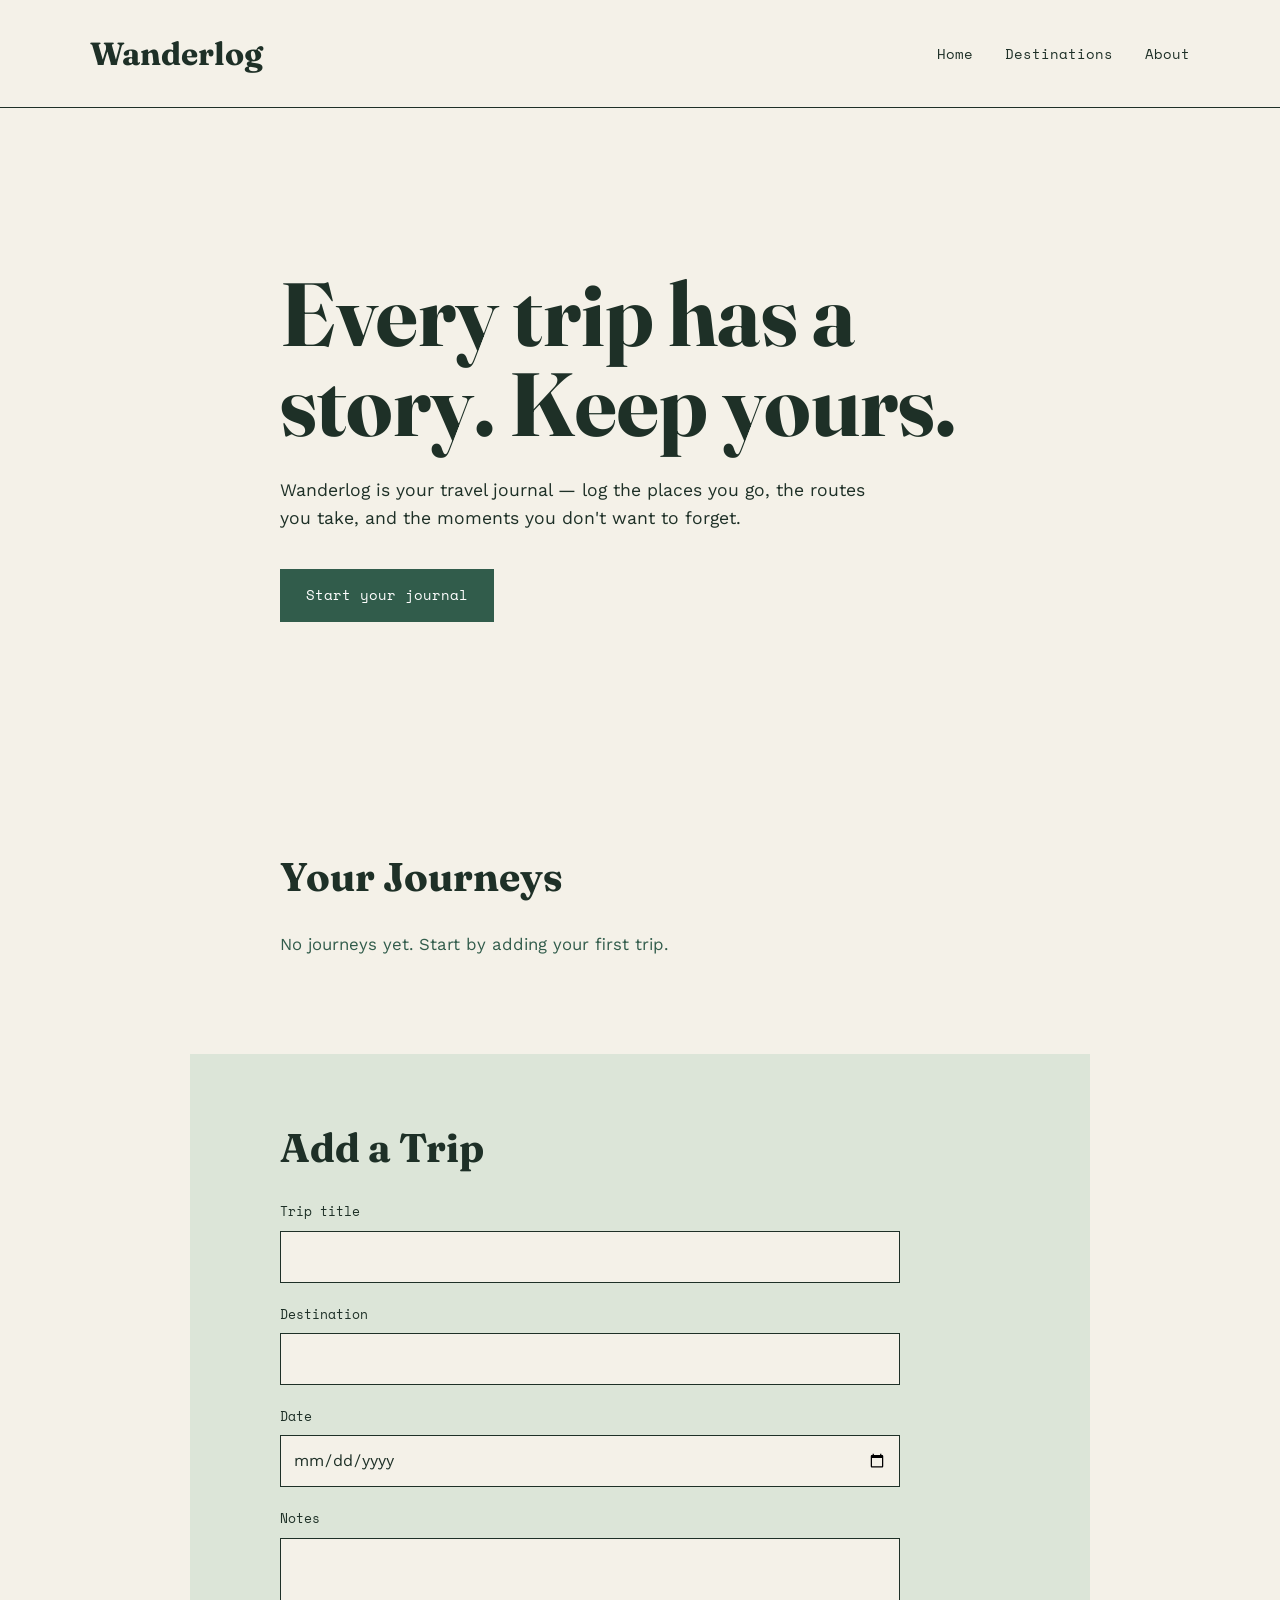
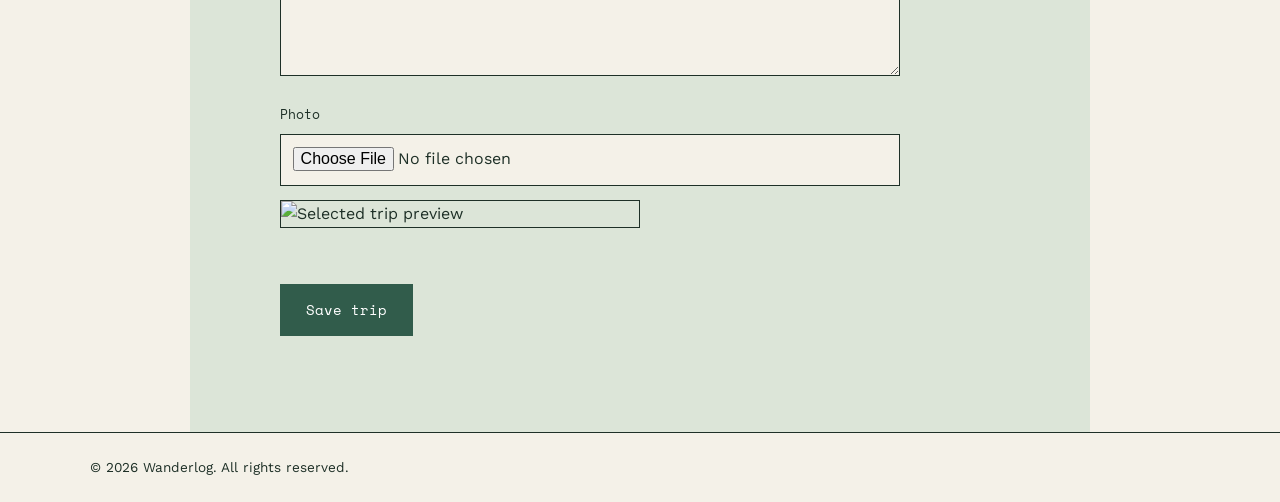
<file: index.html>
<!DOCTYPE html>
<html lang="en">
<head>
  <meta charset="UTF-8">
  <meta name="viewport" content="width=device-width, initial-scale=1.0">

  <title>Wanderlog — Your Travel Journal</title>

  <link rel="stylesheet" href="style.css">
</head>

<body>

  <!-- Header and Navigation -->
  <header class="site-header">

    <div class="wordmark">Wanderlog</div>

    <nav aria-label="Main navigation">
      <ul class="nav-links">
        <li><a href="#home">Home</a></li>
        <li><a href="#destinations">Destinations</a></li>
        <li><a href="#about">About</a></li>
      </ul>
    </nav>

  </header>

  <!-- Main Content -->
  <main>

    <!-- Homepage Hero -->
    <section class="hero" id="home">

      <h1>Every trip has a story. Keep yours.</h1>

      <p>
        Wanderlog is your travel journal — log the places you go,
        the routes you take, and the moments you don't want to forget.
      </p>

      <a href="#add-trip" class="cta-button">Start your journal</a>

    </section>

    <!-- Your Journeys -->
    <section class="destinations" id="destinations" aria-labelledby="destinations-heading">

      <h2 id="destinations-heading">Your Journeys</h2>

      <div class="trip-grid" id="trip-grid"></div>

    </section>

    <!-- Add Trip Form -->
    <section class="add-trip" id="add-trip" aria-labelledby="add-trip-heading">

      <h2 id="add-trip-heading">Add a Trip</h2>

      <form id="trip-form" aria-describedby="form-message" novalidate>
        <div class="form-field">
          <label for="trip-title">Trip title</label>
          <input type="text" id="trip-title" name="title" required>
        </div>

        <div class="form-field">
          <label for="trip-destination">Destination</label>
          <input type="text" id="trip-destination" name="destination" required>
        </div>

        <div class="form-field">
          <label for="trip-date">Date</label>
          <input type="date" id="trip-date" name="date" required>
        </div>

        <div class="form-field">
          <label for="trip-notes">Notes</label>
          <textarea id="trip-notes" name="notes" rows="5" required></textarea>
        </div>

        <div class="form-field">
          <label for="trip-photo">Photo</label>
          <input type="file" id="trip-photo" name="photo" accept="image/*">
          <img id="trip-photo-preview" class="photo-preview" alt="Selected trip preview" hidden>
        </div>

        <p class="form-message" id="form-message" role="alert" aria-live="assertive" aria-atomic="true"></p>
        <button type="submit" class="submit-button">Save trip</button>
      </form>

    </section>

  </main>


  <!-- Footer -->
  <footer>
    <p>&copy; 2026 Wanderlog. All rights reserved.</p>
  </footer>

  <script src="script.js"></script>

</body>
</html>
</file>
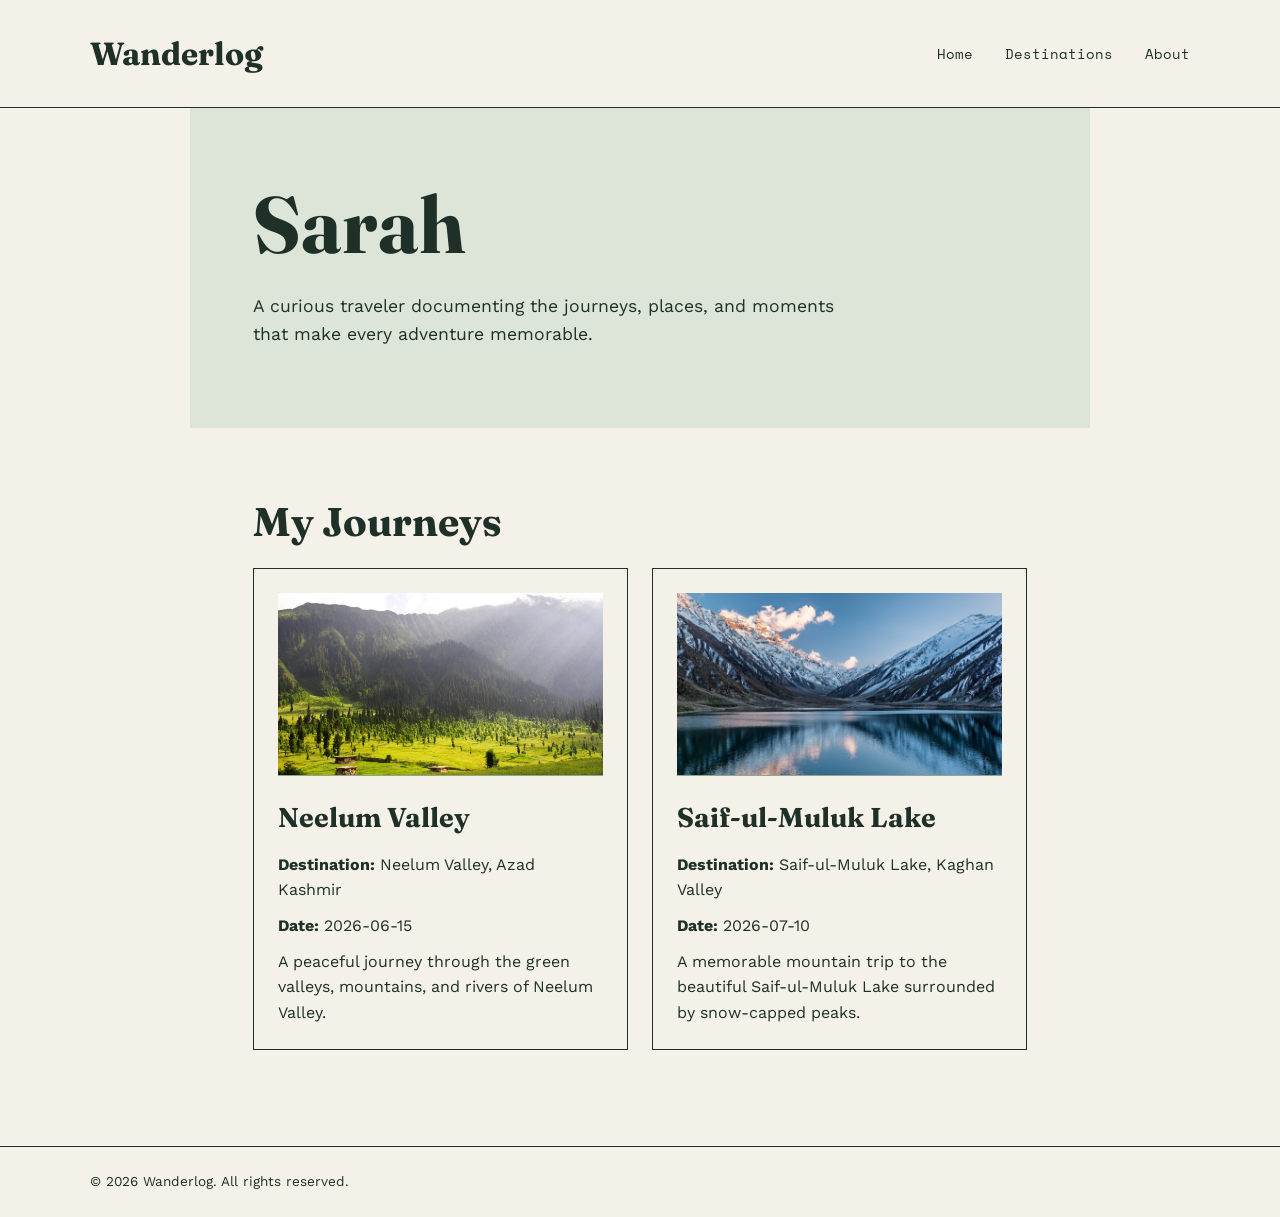
<file: profile.html>
<!DOCTYPE html>
<html lang="en">
<head>
  <meta charset="UTF-8">
  <meta name="viewport" content="width=device-width, initial-scale=1.0">

  <title>Sarah's Profile - Wanderlog</title>

  <link rel="stylesheet" href="style.css">

</head>

<body>

  <header class="site-header">

    <div class="wordmark">Wanderlog</div>

    <nav aria-label="Main navigation">
      <ul class="nav-links">
        <li><a href="index.html#home">Home</a></li>
        <li><a href="index.html#destinations">Destinations</a></li>
        <li><a href="index.html#about">About</a></li>
      </ul>
    </nav>

  </header>

  <p class="profile-loading" id="profile-loading" role="status">Loading profile...</p>

  <main class="profile-main">

    <section class="profile-section" aria-labelledby="profile-heading">
      <h1 id="profile-heading">Sarah</h1>
      <p class="profile-bio">
        A curious traveler documenting the journeys, places, and moments that make every adventure memorable.
      </p>
    </section>

    <section class="journeys-section" aria-labelledby="journeys-heading">
      <h2 id="journeys-heading">My Journeys</h2>
      <div class="profile-trip-grid" id="profile-trip-grid">
        <article class="trip-card">
          <img class="trip-card-image" src="images/NeelumValley.png" alt="Neelum Valley in Azad Kashmir">
          <h3>Neelum Valley</h3>
          <p><strong>Destination:</strong> Neelum Valley, Azad Kashmir</p>
          <p><strong>Date:</strong> 2026-06-15</p>
          <p>A peaceful journey through the green valleys, mountains, and rivers of Neelum Valley.</p>
        </article>

        <article class="trip-card">
          <img class="trip-card-image" src="images/Saifulmuluk.png" alt="Saif-ul-Muluk Lake in Kaghan Valley">
          <h3>Saif-ul-Muluk Lake</h3>
          <p><strong>Destination:</strong> Saif-ul-Muluk Lake, Kaghan Valley</p>
          <p><strong>Date:</strong> 2026-07-10</p>
          <p>A memorable mountain trip to the beautiful Saif-ul-Muluk Lake surrounded by snow-capped peaks.</p>
        </article>
      </div>
      <p class="profile-empty-state" id="profile-empty-state" hidden>No journeys to display yet.</p>
    </section>

  </main>

  <section class="profile-not-found" id="profile-not-found" aria-labelledby="profile-not-found-heading" hidden>
    <h1 id="profile-not-found-heading">Profile not found</h1>
  </section>

  <footer>
    <p>&copy; 2026 Wanderlog. All rights reserved.</p>
  </footer>

  <script>
    const requestedUser = new URLSearchParams(window.location.search).get('user');
    const profileUser = requestedUser && requestedUser.trim()
      ? requestedUser.trim().toLowerCase()
      : 'sarah';
    const profileContent = document.querySelector('.profile-main');
    const profileNotFound = document.querySelector('#profile-not-found');
    const profileLoading = document.querySelector('#profile-loading');
    const profileTripGrid = document.querySelector('#profile-trip-grid');
    const profileEmptyState = document.querySelector('#profile-empty-state');

    profileLoading.hidden = true;

    if (profileUser !== 'sarah') {
      profileContent.hidden = true;
      profileNotFound.hidden = false;
    } else {
      profileEmptyState.hidden = profileTripGrid.querySelector('.trip-card') !== null;

      profileTripGrid.querySelectorAll('.trip-card-image').forEach(function (tripImage) {
        tripImage.addEventListener('error', function () {
          tripImage.hidden = true;

          const imageFallback = document.createElement('div');
          imageFallback.className = 'profile-image-fallback';
          imageFallback.textContent = 'Trip photo unavailable';
          imageFallback.setAttribute('role', 'img');
          imageFallback.setAttribute('aria-label', 'Trip photo unavailable');
          tripImage.parentElement.insertBefore(imageFallback, tripImage);
        }, { once: true });
      });
    }
  </script>

</body>
</html>
</file>
<file: style.css>
@import url('https://fonts.googleapis.com/css2?family=Fraunces:opsz,wght@9..144,600;9..144,700&family=Space+Mono:wght@400;700&family=Work+Sans:wght@400;500;600&display=swap');

:root {
  --cream: #f4f1e8;
  --dark: #1e3027;
  --green: #315c4b;
  --sage: #8fa68e;
  --brown: #7d4935;
  --light-green: #dce5d8;
}

* {
  margin: 0;
  padding: 0;
  box-sizing: border-box;
}

body {
  background-color: var(--cream);
  color: var(--dark);
  font-family: 'Work Sans', sans-serif;
  line-height: 1.6;
}

/* Header */

.site-header {
  display: flex;
  justify-content: space-between;
  align-items: center;
  padding: 28px 7%;
  border-bottom: 1px solid var(--dark);
}

.wordmark {
  font-family: 'Fraunces', serif;
  font-size: 2rem;
  font-weight: 700;
}

.nav-links {
  display: flex;
  gap: 32px;
  list-style: none;
}

.nav-links a {
  color: var(--dark);
  text-decoration: none;
  font-family: 'Space Mono', monospace;
  font-size: 0.85rem;
  transition: color 180ms ease;
}

.nav-links a:hover {
  color: var(--brown);
}

.nav-links a:focus-visible {
  outline: 2px solid var(--brown);
  outline-offset: 4px;
}

/* Hero */

.hero {
  min-height: 75vh;
  display: flex;
  flex-direction: column;
  justify-content: center;
  align-items: flex-start;
  max-width: 900px;
  margin: 0 auto;
  padding: 80px 7%;
}

.hero h1 {
  max-width: 800px;
  font-family: 'Fraunces', serif;
  font-size: clamp(3rem, 7vw, 6rem);
  line-height: 1;
  margin-bottom: 28px;
}

.hero p {
  max-width: 620px;
  font-size: 1.1rem;
  margin-bottom: 36px;
}

/* Add Trip Form */

.add-trip {
  max-width: 900px;
  margin: 0 auto;
  padding: 72px 7% 96px;
  background-color: var(--light-green);
}

.add-trip h2 {
  margin-bottom: 32px;
  font-family: 'Fraunces', serif;
  font-size: 2.5rem;
  line-height: 1.1;
}

#trip-form {
  max-width: 620px;
}

.form-field {
  margin-bottom: 22px;
}

.form-field label {
  display: block;
  margin-bottom: 8px;
  font-family: 'Space Mono', monospace;
  font-size: 0.8rem;
}

.form-field input,
.form-field textarea {
  width: 100%;
  min-width: 0;
  min-height: 52px;
  padding: 12px;
  border: 1px solid var(--dark);
  border-radius: 0;
  background-color: var(--cream);
  color: var(--dark);
  font: inherit;
  line-height: 1.4;
  transition: border-color 180ms ease, background-color 180ms ease;
}

.form-field textarea {
  resize: vertical;
}

.photo-preview {
  display: block;
  width: min(100%, 360px);
  max-height: 240px;
  margin-top: 14px;
  border: 1px solid var(--dark);
  object-fit: cover;
}

.form-field input:focus,
.form-field textarea:focus {
  outline: 2px solid var(--brown);
  outline-offset: 2px;
}

.form-field input[aria-invalid="true"],
.form-field textarea[aria-invalid="true"] {
  border-color: var(--brown);
}

.form-message {
  min-height: 26px;
  margin-bottom: 8px;
  color: var(--brown);
  font-size: 0.9rem;
}

.form-message.is-success {
  padding-left: 10px;
  border-left: 2px solid var(--green);
  color: var(--green);
  font-weight: 500;
}

.submit-button {
  padding: 14px 24px;
  border: 2px solid var(--green);
  background-color: var(--green);
  color: white;
  cursor: pointer;
  font-family: 'Space Mono', monospace;
  font-size: 0.85rem;
  transition: background-color 180ms ease, color 180ms ease, transform 180ms ease;
}

.submit-button:hover,
.cta-button:hover {
  background-color: transparent;
  color: var(--green);
  transform: translateY(-1px);
}

.submit-button:focus,
.cta-button:focus {
  outline: 2px solid var(--brown);
  outline-offset: 3px;
}

.edit-button {
  margin-top: 18px;
}
/* Destinations */

.destinations {
  max-width: 900px;
  margin: 0 auto;
  padding: 72px 7% 96px;
}

.destinations h2 {
  margin-bottom: 32px;
  font-family: 'Fraunces', serif;
  font-size: 2.5rem;
  line-height: 1.1;
}

.trip-grid {
  display: grid;
  grid-template-columns: repeat(2, minmax(0, 1fr));
  gap: 24px;
}

.empty-state {
  grid-column: 1 / -1;
  margin: 0;
  color: var(--green);
  font-size: 1.05rem;
}

.trip-card {
  padding: 24px;
  border: 1px solid var(--dark);
  background-color: var(--cream);
}

.trip-card-image {
  display: block;
  width: 100%;
  aspect-ratio: 16 / 9;
  margin-bottom: 20px;
  object-fit: cover;
  border-bottom: 1px solid var(--sage);
}

.trip-card h3 {
  margin-bottom: 12px;
  font-family: 'Fraunces', serif;
  font-size: 1.7rem;
}

.trip-card p {
  margin-bottom: 10px;
}

.trip-card p:last-child {
  margin-bottom: 0;
}

/* Profile */

.profile-main {
  max-width: 900px;
  margin: 0 auto;
}

.profile-section {
  padding: 72px 7% 80px;
  background-color: var(--light-green);
}

.profile-section h1,
.journeys-section h2 {
  margin-bottom: 24px;
  font-family: 'Fraunces', serif;
  line-height: 1.1;
}

.profile-section h1 {
  font-size: clamp(3rem, 7vw, 5rem);
}

.profile-bio {
  max-width: 620px;
  font-size: 1.1rem;
}

.journeys-section {
  padding: 72px 7% 96px;
}

.journeys-section h2 {
  font-size: 2.5rem;
}

.profile-trip-grid {
  display: grid;
  grid-template-columns: repeat(2, minmax(0, 1fr));
  gap: 24px;
}

.profile-loading,
.profile-empty-state,
.profile-image-fallback {
  color: var(--green);
  font-size: 1.05rem;
}

.profile-loading {
  max-width: 900px;
  margin: 0 auto;
  padding: 32px 7%;
}

.profile-empty-state {
  grid-column: 1 / -1;
  padding: 28px;
  border: 1px dashed var(--sage);
  background-color: var(--cream);
}

.profile-image-fallback {
  display: flex;
  min-height: 180px;
  align-items: center;
  justify-content: center;
  margin-bottom: 20px;
  border: 1px dashed var(--sage);
  background-color: var(--light-green);
  text-align: center;
}

.profile-not-found {
  max-width: 900px;
  margin: 0 auto;
  padding: 120px 7%;
  background-color: var(--light-green);
}

.profile-not-found h1 {
  font-family: 'Fraunces', serif;
  font-size: clamp(3rem, 7vw, 5rem);
  line-height: 1.1;
}
/* Button */

.cta-button {
  display: inline-block;
  padding: 14px 24px;
  background-color: var(--green);
  color: white;
  text-decoration: none;
  font-family: 'Space Mono', monospace;
  font-size: 0.85rem;
  border: 2px solid var(--green);
  transition: background-color 180ms ease, color 180ms ease, transform 180ms ease;
}

/* Footer */

footer {
  padding: 24px 7%;
  border-top: 1px solid var(--dark);
  font-size: 0.85rem;
}

/* Mobile Responsiveness */

@media (max-width: 600px) {

  .site-header {
    flex-direction: column;
    align-items: flex-start;
    gap: 20px;
    padding: 24px 6%;
  }

  .wordmark {
    font-size: 1.8rem;
  }

  .nav-links {
    gap: 18px;
    flex-wrap: wrap;
  }

  .nav-links a {
    font-size: 0.75rem;
  }

  .hero {
    min-height: 70vh;
    padding: 60px 6%;
  }

  .hero h1 {
    font-size: 3.2rem;
    line-height: 1.05;
    margin-bottom: 24px;
  }

  .hero p {
    font-size: 1rem;
    margin-bottom: 30px;
  }

  .add-trip {
    padding: 56px 6% 72px;
  }

  .add-trip h2 {
    font-size: 2.2rem;
  }

  .cta-button {
    padding: 13px 20px;
    font-size: 0.75rem;
  }

  footer {
    padding: 20px 6%;
    font-size: 0.75rem;
  }
  .destinations {
    padding: 56px 6% 72px;
  }

  .destinations h2 {
    font-size: 2.2rem;
  }

  .trip-grid {
    grid-template-columns: 1fr;
  }

  .profile-section {
    padding: 56px 6% 64px;
  }

  .profile-section h1 {
    font-size: 3.2rem;
  }

  .profile-bio {
    font-size: 1rem;
  }

  .journeys-section {
    padding: 56px 6% 72px;
  }

  .journeys-section h2 {
    font-size: 2.2rem;
  }

  .profile-trip-grid {
    grid-template-columns: 1fr;
  }

  .profile-not-found {
    padding: 96px 6%;
  }

  .profile-loading {
    padding: 28px 6%;
  }

  .trip-card {
    padding: 20px;
  }
}
</file>
